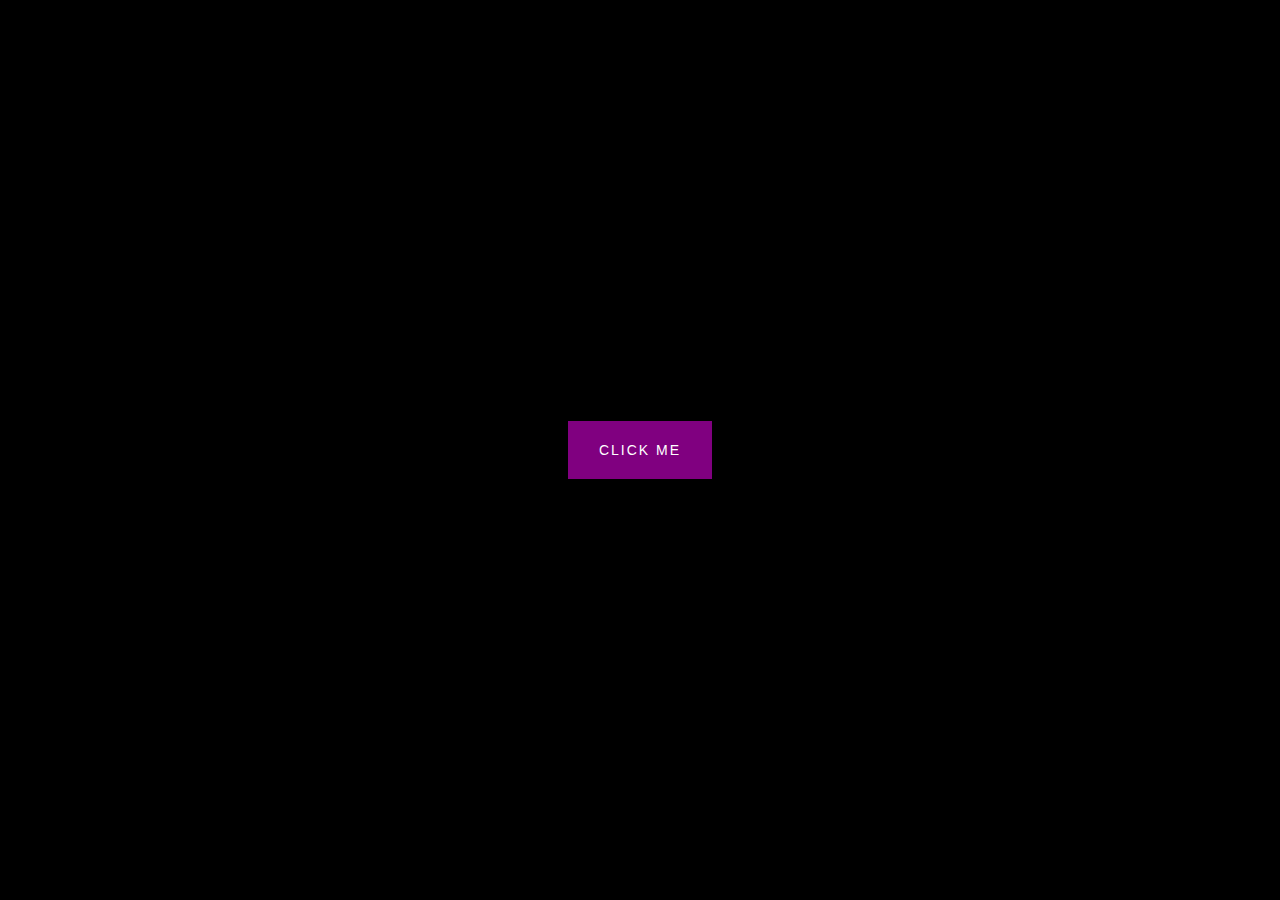
<file: ButtonRippleEffect/index.html>
<!DOCTYPE html>
<html lang="en">
<head>
    <meta charset="UTF-8">
    <link rel="stylesheet" href="style.css">
    <title>Button Ripple Effect</title>
</head>
<body>
    <button class="ripple">Click me <span class="circle" style="top: 27px; left: 82px"></span></button>
    <script src="script.js"></script>
</body>
</html>
</file>
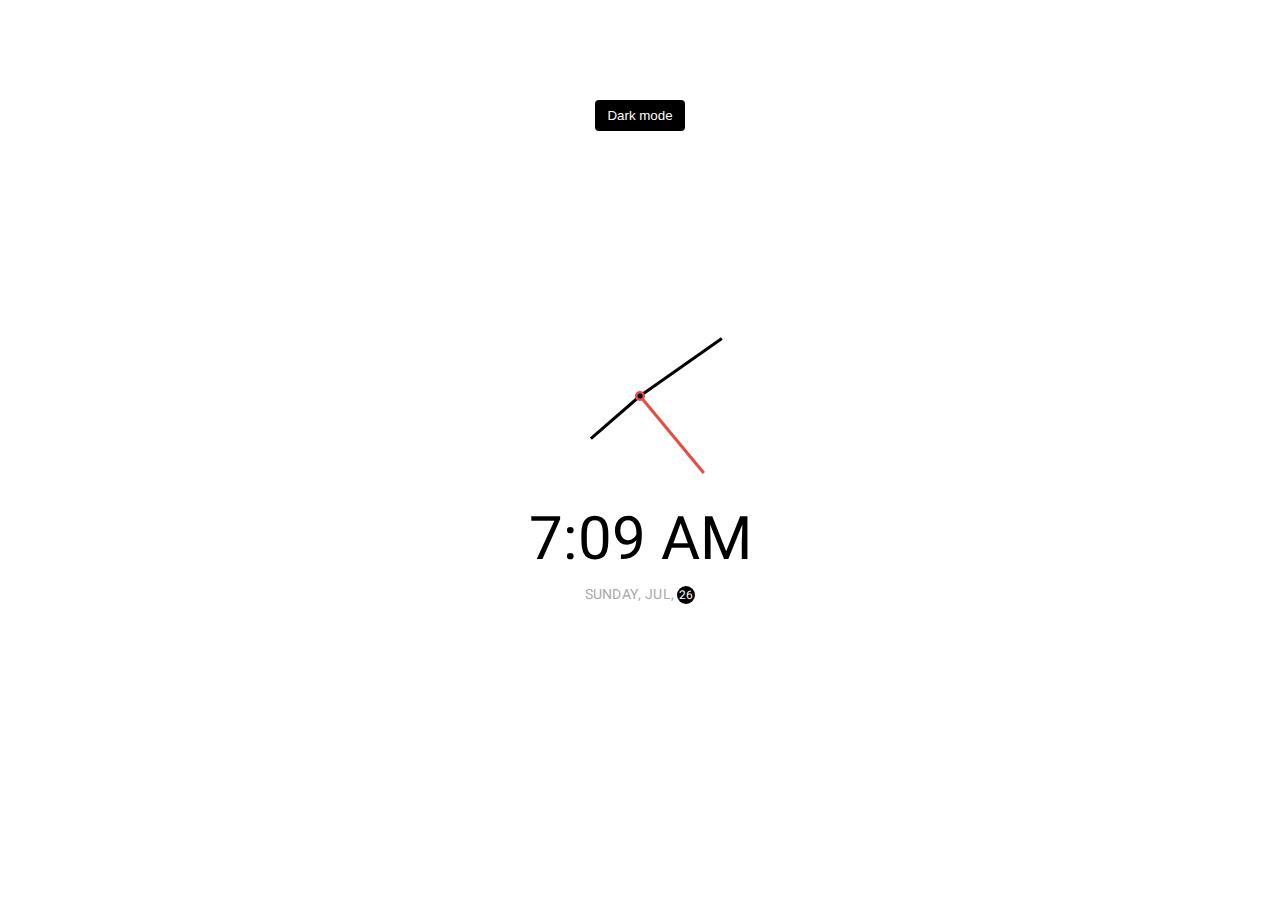
<file: Clock&NightLightTheme/index.html>
<!DOCTYPE html>
<html lang="en">
<head>
    <meta charset="UTF-8">
    <link rel="stylesheet" href="style.css">
    <title>Clock</title>
</head>
<body>
    <button class="toggle">Dark mode</button>
    <div class="clock-container">
        <div class="clock">
            <div class="needle hour"></div>
            <div class="needle minute"></div>
            <div class="needle second"></div>
            <div class="center-point"></div>
        </div>
        <div class="time"></div>
        <div class="date"></div>
    </div>
    <script src="script.js"></script>
</body>
</html>
</file>
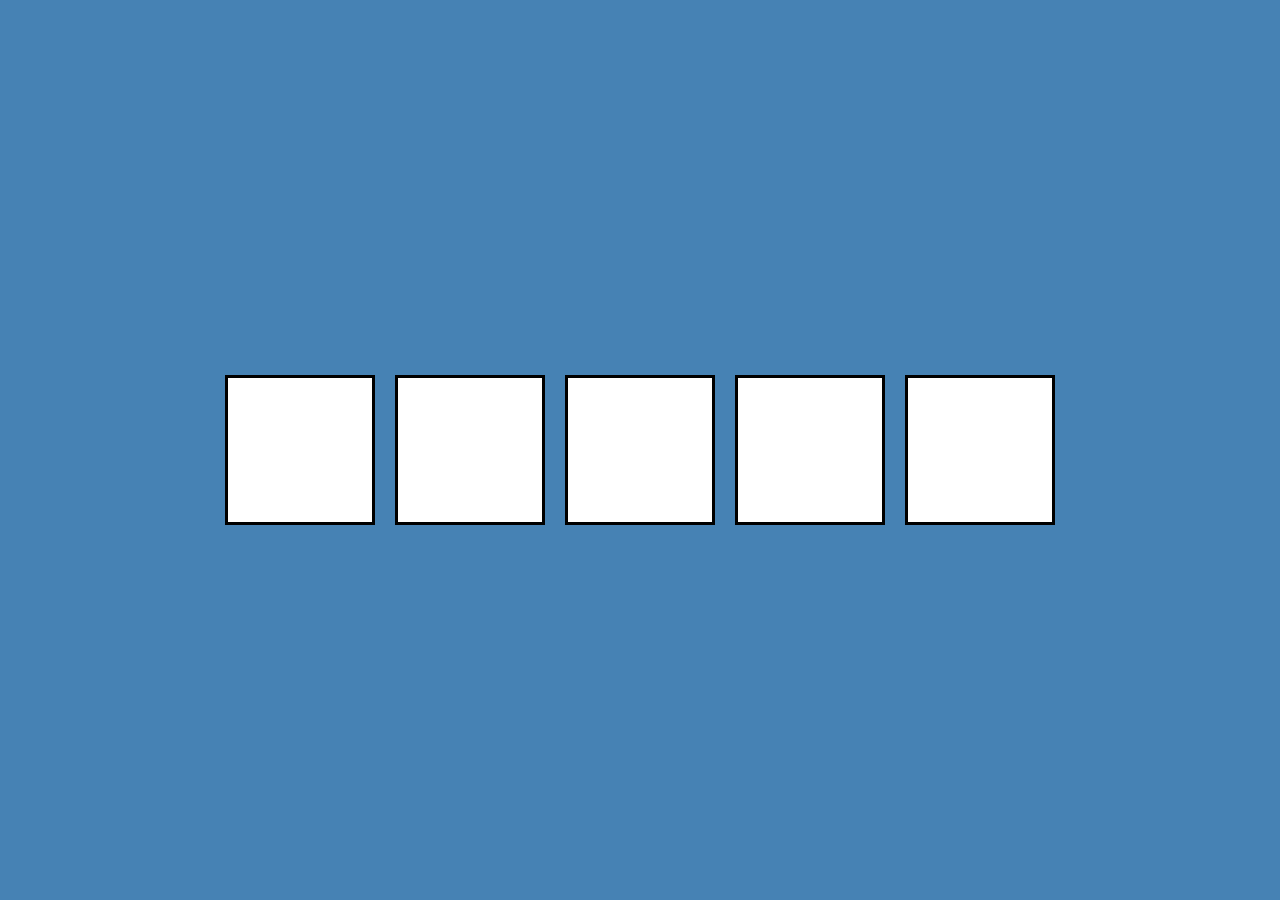
<file: DragNDrop/index.html>
<!DOCTYPE html>
<html lang="en">
<head>
    <meta charset="UTF-8">
    <link rel="stylesheet" href="style.css">
    <title>Drag`n`Drop</title>
</head>
<body>
    <div class="empty">
        <div class="fill" draggable="true"></div>
    </div>
    <div class="empty"></div>
    <div class="empty"></div>
    <div class="empty"></div>
    <div class="empty"></div>

    <script src="script.js"></script>
</body>
</html>
</file>
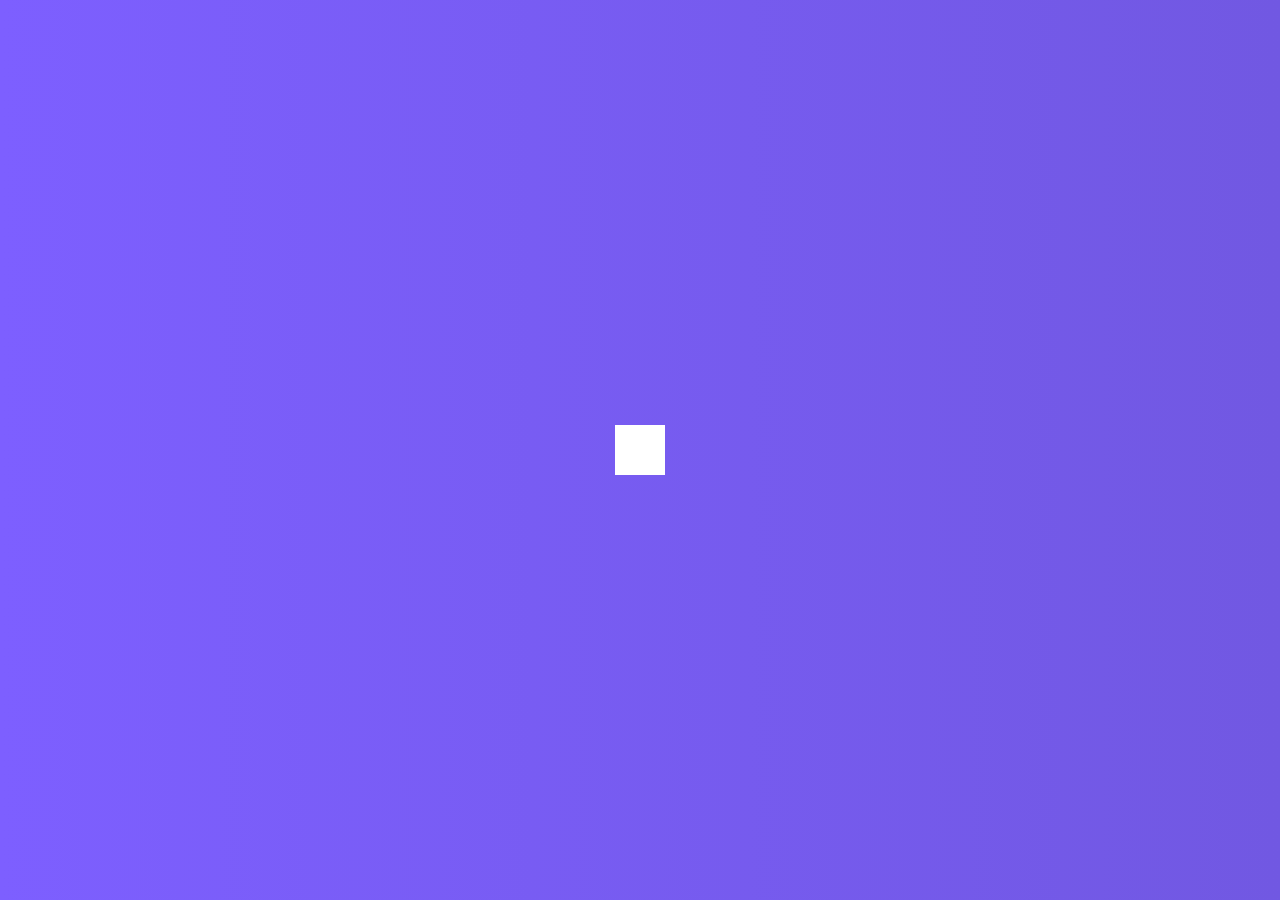
<file: HiddenSearchBox/index.html>
<!DOCTYPE html>
<html lang="en">
<head>
    <meta charset="UTF-8">
    <link rel="stylesheet" href="https://cdnjs.cloudflare.com/ajax/libs/font-awesome/5.14.0/css/all.min.css" integrity="sha512-1PKOgIY59xJ8Co8+NE6FZ+LOAZKjy+KY8iq0G4B3CyeY6wYHN3yt9PW0XpSriVlkMXe40PTKnXrLnZ9+fkDaog==" crossorigin="anonymous" />
    <link rel="stylesheet" href="style.css">
    <title>HiddenSearchBox</title>
</head>
<body>

    <div class="search">
        <label>
            <input type="text" class="input" placeholder="Search...">
        </label>
        <button class="btn">
            <i class="fas fa-search"></i>
        </button>
    </div>
    <script src="script.js"></script>
</body>
</html>
</file>
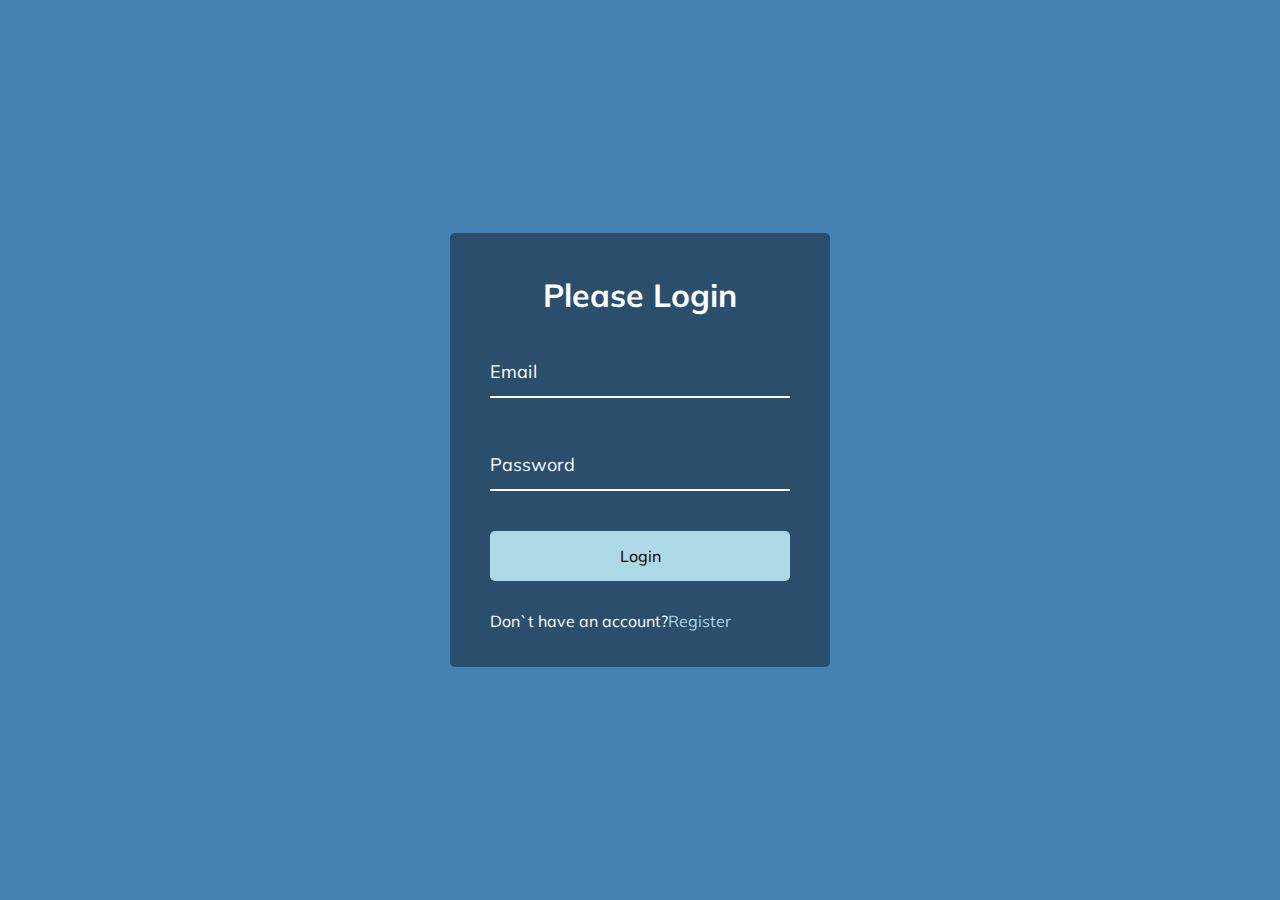
<file: LoginForm/index.html>
<!DOCTYPE html>
<html lang="en">
<head>
    <meta charset="UTF-8">
    <link rel="stylesheet" href="style.css">
    <title>Login Form</title>
</head>
<body>
    <div class="container">
        <h1>Please Login</h1>
        <form>
            <div class="form-control">
                <input type="text" required>
                <label>Email</label>
            </div>
            <div class="form-control">
                <input type="password" required>
                <label>Password</label>
            </div>
            <button class="btn">Login</button>
            <p class="text">Don`t have an account?<a href="#">Register</a></p>
        </form>
    </div>

    <script src="script.js"></script>
</body>
</html>
</file>
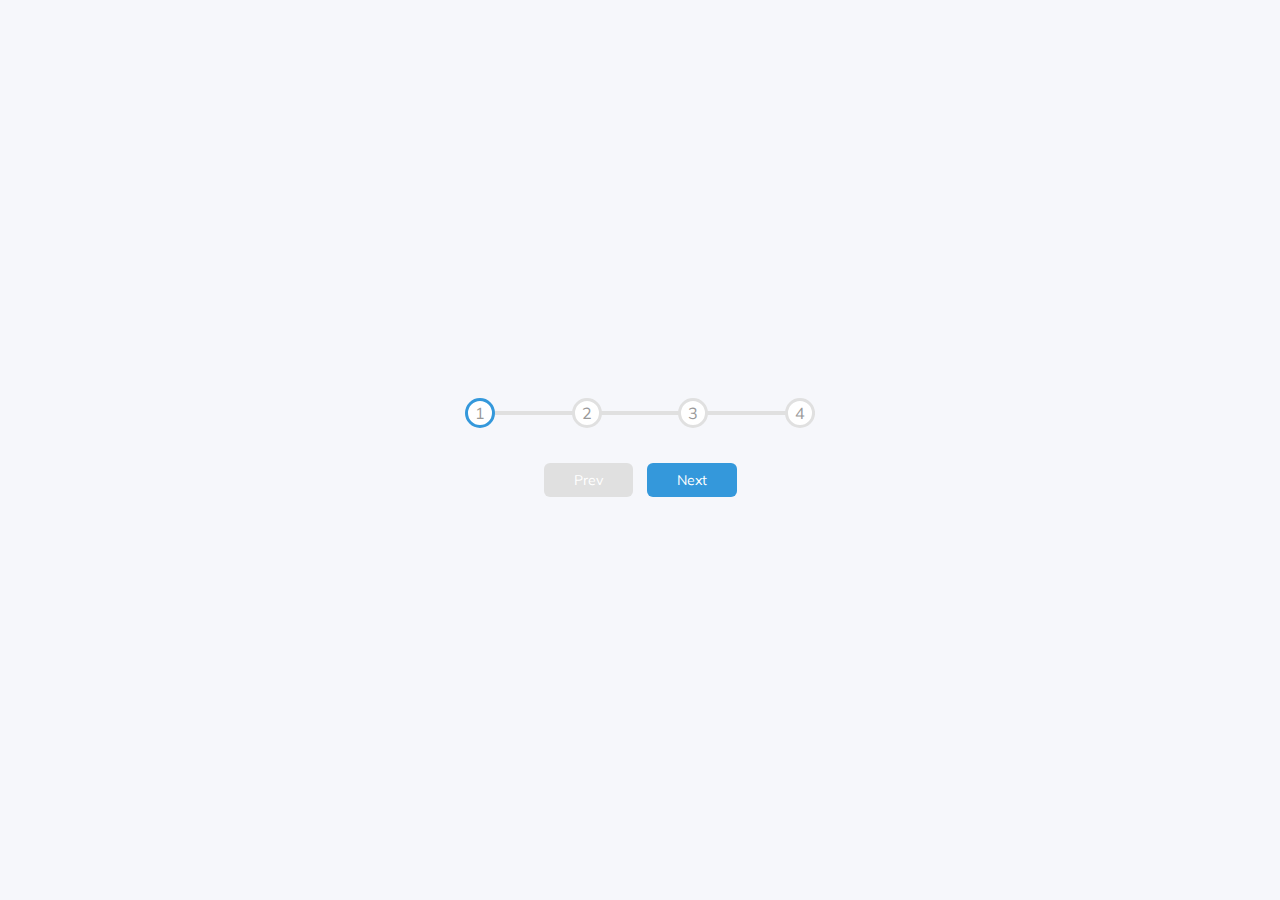
<file: ProgressBar/index.html>
<!DOCTYPE html>
<html lang="en">
<head>
    <meta charset="UTF-8">
    <link rel="stylesheet" href="style.css">
    <title>Progress Bar</title>
</head>
<body>
    <div class="container">
        <div class="progress-container">
            <div class="progress" id="progress"></div>
            <div class="circle active">1</div>
            <div class="circle">2</div>
            <div class="circle">3</div>
            <div class="circle">4</div>
        </div>
        <button class="btn" id="prev" disabled>Prev</button>
        <button class="btn" id="next">Next</button>
    </div>

    <script src="script.js"></script>
</body>
</html>
</file>
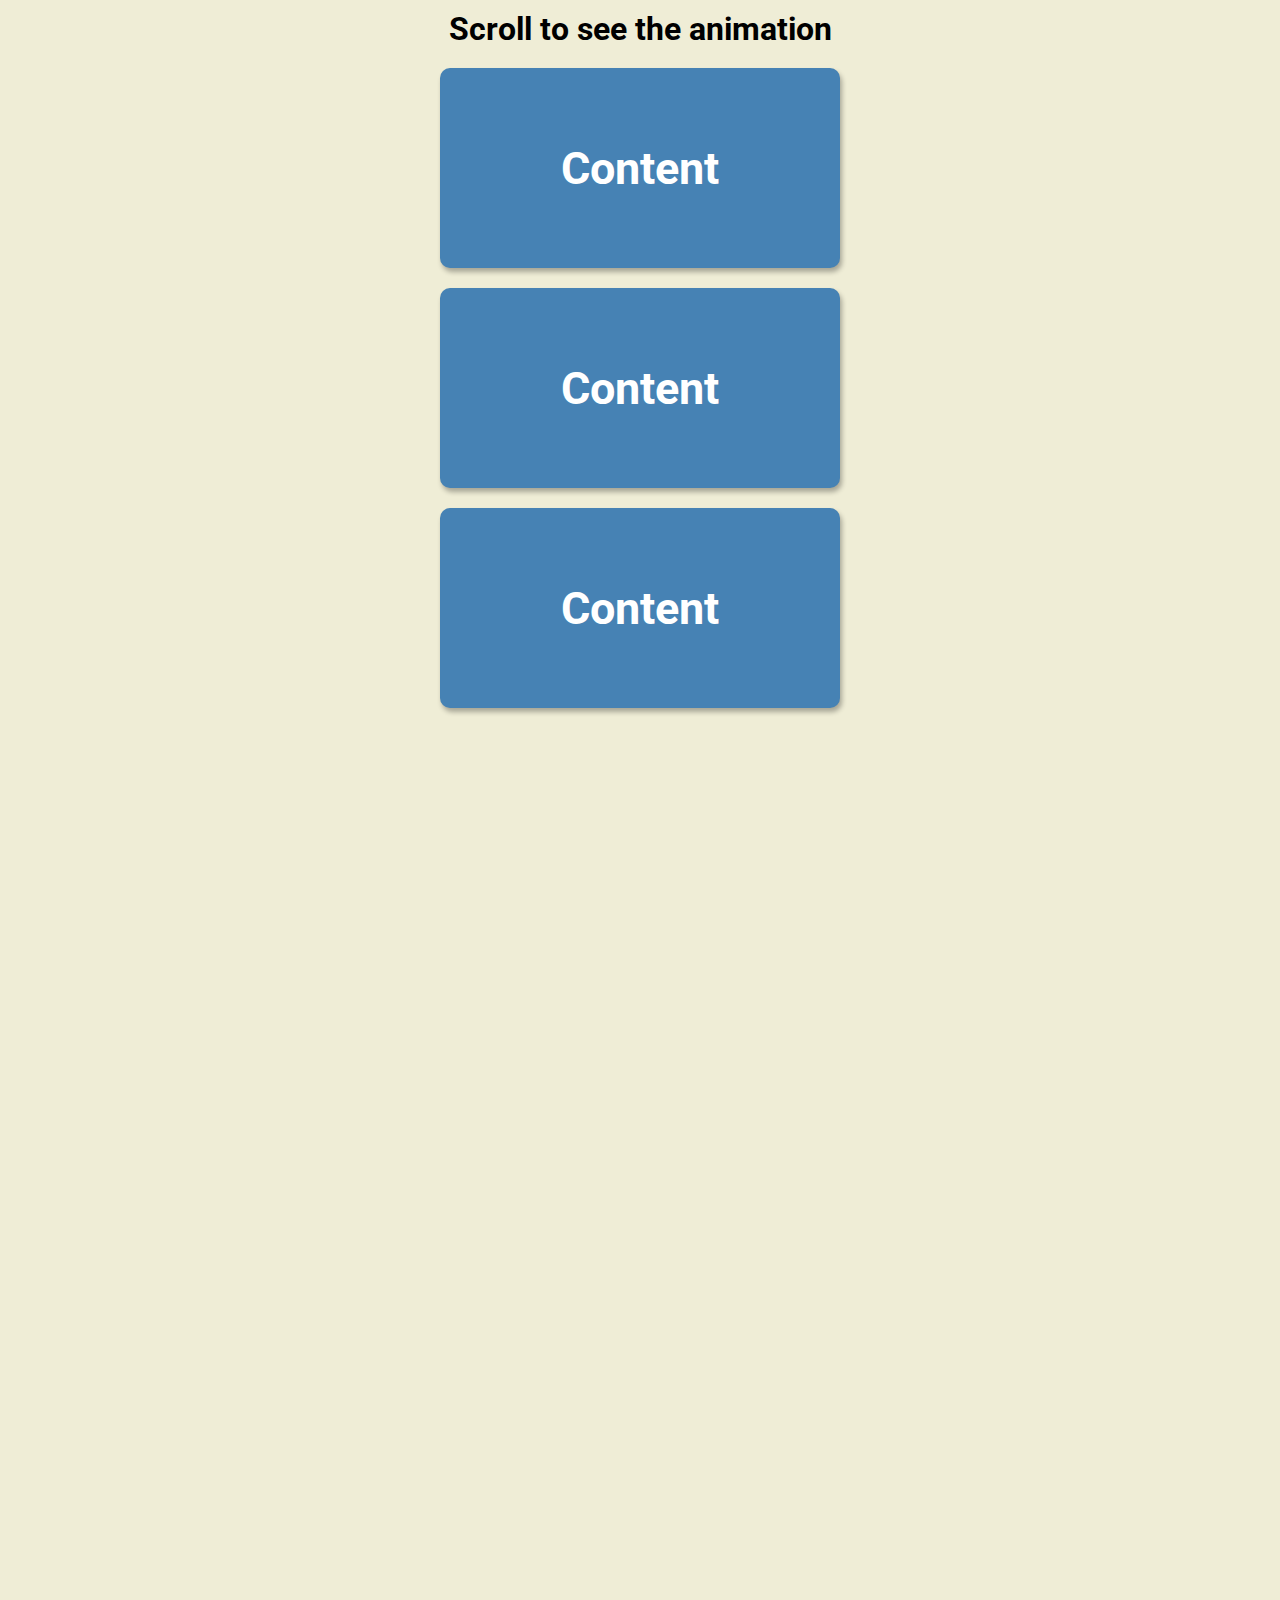
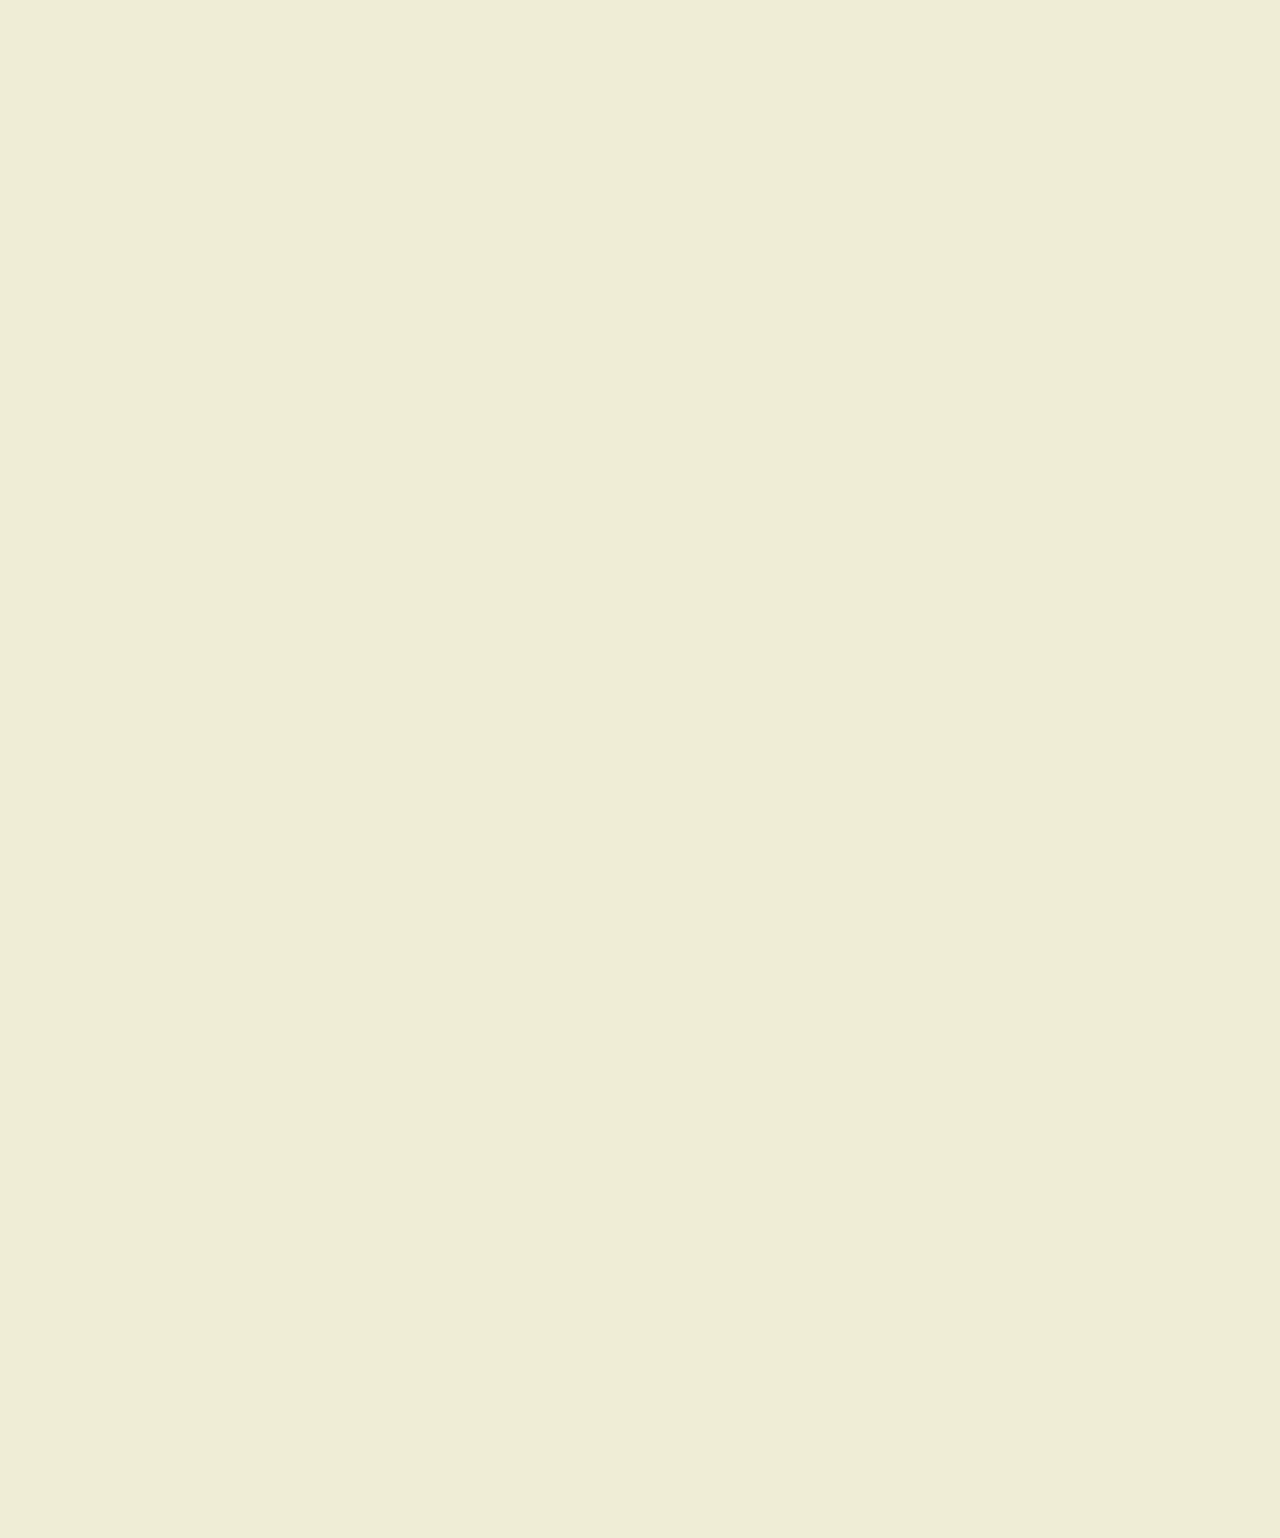
<file: ScrollModuleAnimation/index.html>
<!DOCTYPE html>
<html lang="en">
<head>
    <meta charset="UTF-8">
    <link rel="stylesheet" href="style.css">
    <title>Scroll Animation</title>
</head>
<body>
    <h1>Scroll to see the animation</h1>
    <div class="box"><h2>Content</h2></div>
    <div class="box"><h2>Content</h2></div>
    <div class="box"><h2>Content</h2></div>
    <div class="box"><h2>Content</h2></div>
    <div class="box"><h2>Content</h2></div>
    <div class="box"><h2>Content</h2></div>
    <div class="box"><h2>Content</h2></div>
    <div class="box"><h2>Content</h2></div>
    <div class="box"><h2>Content</h2></div>
    <div class="box"><h2>Content</h2></div>
    <div class="box"><h2>Content</h2></div>
    <div class="box"><h2>Content</h2></div>
    <div class="box"><h2>Content</h2></div>
    <div class="box"><h2>Content</h2></div>

    <script src="script.js"></script>
</body>
</html>
</file>
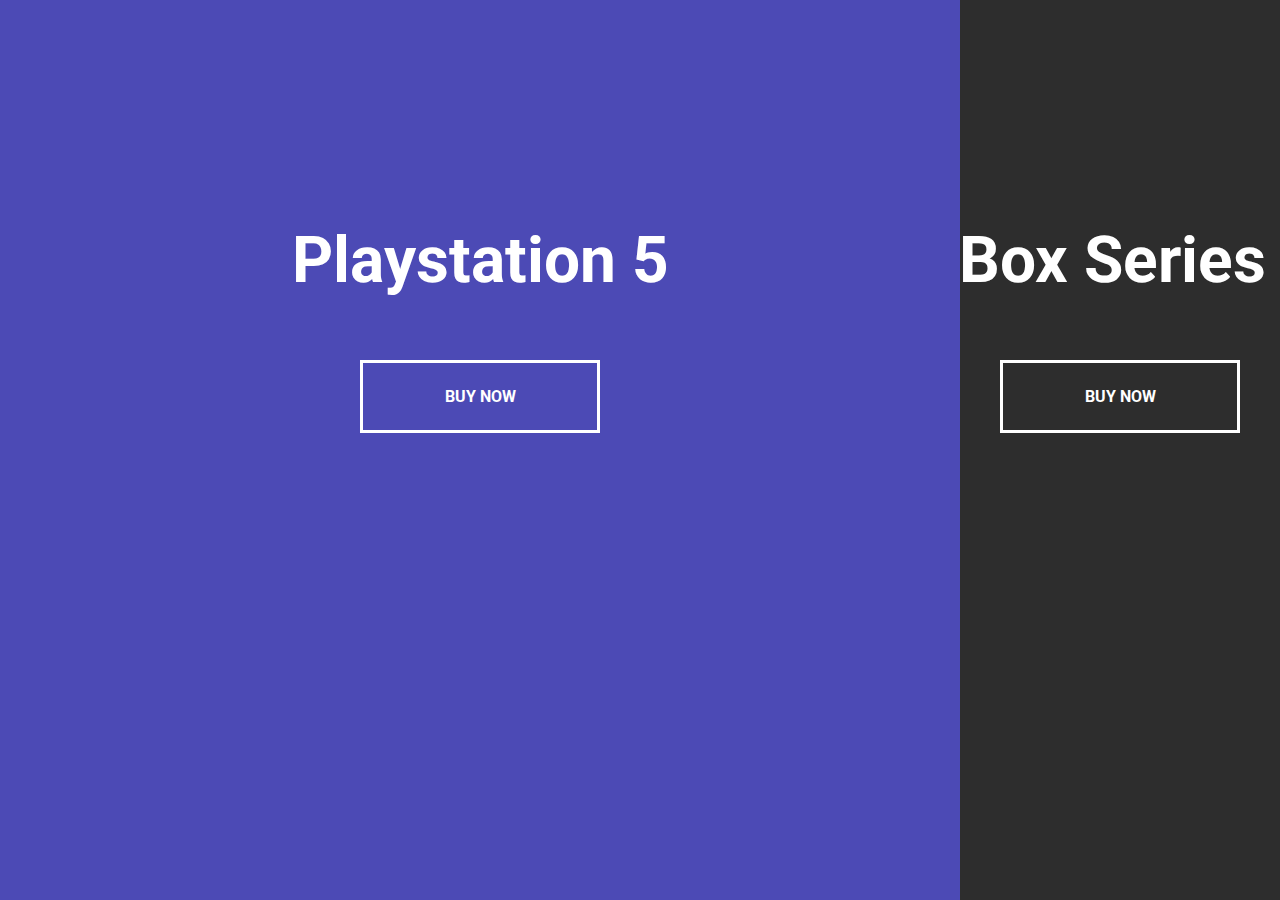
<file: SplitLandingPage/index.html>
<!DOCTYPE html>
<html lang="en">
<head>
    <meta charset="UTF-8">
    <link rel="stylesheet" href="style.css">
    <title>Split Landing Page</title>
</head>
<body>
    <div class="container">
        <div class="split left">
            <h1>Playstation 5</h1>
            <a href="#" class="btn">Buy now</a>
        </div>
        <div class="split right">
            <h1>XBox Series X</h1>
            <a href="#" class="btn">Buy now</a>
        </div>
    </div>

    <script src="script.js"></script>
</body>
</html>
</file>
<file: ButtonRippleEffect/style.css>
@import url('https://fonts.googleapis.com/css2?family=Roboto:wght@400;700&display=swap');

* {
    box-sizing: border-box;
}

body {
    background-color: #000;
    font-family: 'Roboto', sans-serif;
    display: flex;
    flex-direction: column;
    align-items: center;
    justify-content: center;
    height: 100vh;
    overflow: hidden;
    margin: 0;
}

button {
    background-color: purple;
    color: #fff;
    border: 1px purple solid;
    font-size: 14px;
    text-transform: uppercase;
    letter-spacing: 2px;
    padding: 20px 30px;
    overflow: hidden;
    margin: 10px 0;
    position: relative;
}

button:focus {
    outline: none;
}

button .circle {
    position: absolute;
    background-color: #fff;
    width: 100px;
    height: 100px;
    border-radius: 50%;
    transform: translate(-50%, -50%) scale(0);
    animation: scale 0.5s ease-out;
}

@keyframes scale {
    to {
        transform: translate(-50%, -50%) scale(3);
        opacity: 0;
    }
}
</file>
<file: Clock&NightLightTheme/style.css>
@import url('https://fonts.googleapis.com/css?family=Heebo:300&display=swap');

* {
    box-sizing: border-box;
}

:root {
    --primary-color: #000;
    --secondary-color: #fff;
}

html {
    transition: all 0.5s ease-in;
}

html.dark {
    --primary-color: #fff;
    --secondary-color: #333;
}

html.dark {
    background-color: #111;
    color: var(--primary-color);
}

body {
    font-family: 'Heebo', sans-serif;
    display: flex;
    align-items: center;
    justify-content: center;
    height: 100vh;
    overflow: hidden;
    margin: 0;
}

.toggle {
    background-color: var(--primary-color);
    color: var(--secondary-color);
    border: 0;
    border-radius: 4px;
    padding: 8px 12px;
    position: absolute;
    top: 100px;
    cursor: pointer;
}

.toggle:focus {
    outline: none;
}

.clock-container {
    display: flex;
    flex-direction: column;
    justify-content: space-between;
    align-items: center;
}

.clock {
    position: relative;
    width: 200px;
    height: 200px;
}

.needle {
    background-color: var(--primary-color);
    position: absolute;
    top: 50%;
    left: 50%;
    height: 65px;
    width: 3px;
    transform-origin: bottom center;
    transition: all 0.5s ease-in;
}

.needle.hour {
    transform: translate(-50%, -100%) rotate(0deg);
}

.needle.minute {
    transform: translate(-50%, -100%) rotate(0deg);
    height: 100px;
}

.needle.second {
    transform: translate(-50%, -100%) rotate(0deg);
    height: 100px;
    background-color: #e74c3c;
}

.center-point {
    background-color: #e74c3c;
    width: 10px;
    height: 10px;
    position: absolute;
    top: 50%;
    left: 50%;
    transform: translate(-50%, -50%);
    border-radius: 50%;
}

.center-point::after {
    content: '';
    background-color: var(--primary-color);
    width: 5px;
    height: 5px;
    position: absolute;
    top: 50%;
    left: 50%;
    transform: translate(-50%, -50%);
    border-radius: 50%;
}

.time {
    font-size: 60px;
}

.date {
    color: #aaa;
    font-size: 14px;
    letter-spacing: 0.3px;
    text-transform: uppercase;
}

.date .circle {
    background-color: var(--primary-color);
    color: var(--secondary-color);
    border-radius: 50%;
    height: 18px;
    width: 18px;
    display: inline-flex;
    align-items: center;
    justify-content: center;
    line-height: 18px;
    transition: all 0.5s ease-in;
    font-size: 12px;
}
</file>
<file: DragNDrop/style.css>
* {
    box-sizing: border-box;
}

body {
    background-color: steelblue;
    display: flex;
    align-items: center;
    justify-content: center;
    height: 100vh;
    overflow: hidden;
    margin: 0;
}

.empty {
    height: 150px;
    width: 150px;
    margin: 10px;
    border: solid 3px black;
    background: white;
}

.fill {
    background-image: url("https://source.unsplash.com/random/150x150");
    height: 145px;
    width: 145px;
    cursor: pointer;
}

.hold {
    border: solid 5px #ccc;
}

.hovered {
    background-color: #333;
    border-color: white;
    border-style: dashed;
}

@media (max-width: 800px) {
    body {
        flex-direction: column;
    }
}
</file>
<file: HiddenSearchBox/style.css>
@import url('https://fonts.googleapis.com/css2?family=Roboto:wght@400;700&display=swap');

* {
    box-sizing: border-box;
}

body {
    background-image: linear-gradient(90deg, #7d5fff, #7158e2);
    font-family: 'Roboto', sans-serif;
    display: flex;
    align-items: center;
    justify-content: center;
    height: 100vh;
    overflow: hidden;
    margin: 0;
}

.search {
    position: relative;
    height: 50px;
}

.search .input {
    background-color: #fff;
    border: 0;
    font-size: 18px;
    padding: 15px;
    height: 50px;
    width: 50px;
    transition: width 0.3s ease;
}

.btn {
    background-color: #fff;
    border: 0;
    cursor: pointer;
    font-size: 24px;
    position: absolute;
    top: 0;
    left: 0;
    height: 50px;
    width: 50px;
    transition: transform 0.3s ease;
}

.btn:focus, .input:focus {
    outline: none;
}

.search.active .input {
    width: 200px;
}

.search.active .btn {
    transform: translateX(198px);
}
</file>
<file: LoginForm/style.css>
@import url('https://fonts.googleapis.com/css2?family=Muli&display=swap');

* {
    box-sizing: border-box;
}

body {
    background-color: steelblue;
    color: #fff;
    font-family: 'Muli', sans-serif;
    display: flex;
    flex-direction: column;
    align-items: center;
    justify-content: center;
    height: 100vh;
    overflow: hidden;
    margin: 0;
}

.container {
    background-color: rgba(0, 0, 0, 0.4);
    padding: 20px 40px;
    border-radius: 5px;
}

.container h1 {
    text-align: center;
    margin-bottom: 30px;
}

.container a {
    text-decoration: none;
    color: lightblue;
}

.btn {
    cursor: pointer;
    display: inline-block;
    width: 100%;
    background: lightblue;
    padding: 15px;
    font-family: inherit;
    font-size: 16px;
    border: 0;
    border-radius: 5px;
}

.btn:focus {
    outline: 0;
}

.btn:active {
    transform: scale(0.98);
}

.text {
    margin-top: 30px;
}

.form-control {
    position: relative;
    margin: 20px 0 40px;
    width: 300px;
}

.form-control input {
    background-color: transparent;
    border: 0;
    border-bottom: 2px #fff solid;
    display: block;
    width: 100%;
    padding: 15px 0;
    font-size: 18px;
    color: #fff;
}

.form-control input:focus,
.form-control input:valid {
    outline: 0;
    border-bottom-color: lightblue;
}

.form-control label {
    position: absolute;
    top: 15px;
    left: 0;
    pointer-events: none;
}

.form-control label span {
    display: inline-block;
    font-size: 18px;
    min-width: 5px;
    transition: 0.3s cubic-bezier(0.68, -0.55, 0.265, 1.55);
}

.form-control input:focus + label span,
.form-control input:valid + label span {
    color: lightblue;
    transform: translateY(-30px);
}
</file>
<file: ProgressBar/style.css>
@import url('https://fonts.googleapis.com/css2?family=Muli&display=swap');

:root {
    --line-border-fill: #3498db;
    --line-border-empty: #e0e0e0;
}

* {
    box-sizing: border-box;
}

body {
    background-color: #f6f7fb;
    font-family: 'Muli', sans-serif;
    display: flex;
    align-items: center;
    justify-content: center;
    height: 100vh;
    overflow: hidden;
    margin: 0;
}

.container {
    text-align: center;
}

.progress-container {
    display: flex;
    justify-content: space-between;
    position: relative;
    margin-bottom: 30px;
    max-width: 100%;
    width: 350px;
}
.progress-container::before {
    content: '';
    background-color: var(--line-border-empty);
    position: absolute;
    top: 50%;
    left: 0;
    transform: translateY(-50%);
    height: 4px;
    width: 100%;
    z-index: -1;
}

.progress {
    background-color: var(--line-border-fill);
    position: absolute;
    top: 50%;
    left: 0;
    transform: translateY(-50%);
    height: 4px;
    width: 0%;
    z-index: -1;
    transition: 0.4s ease;
}

.circle {
    background-color: #fff;
    color: #999;
    border-radius: 50%;
    height: 30px;
    width: 30px;
    display: flex;
    align-items: center;
    justify-content: center;
    border: 3px solid var(--line-border-empty);
    transition: .4s ease;
}

.circle.active {
    border-color: var(--line-border-fill);
}

.btn {
    background-color: var(--line-border-fill);
    color: #fff;
    border: 0;
    border-radius: 6px;
    cursor: pointer;
    font-family: inherit;
    padding: 8px 30px;
    margin: 5px;
    font-size: 14px;
}

.btn:active {
    transform: scale(0.98);
}

.btn:focus {
    outline: 0;
}

.btn:disabled {
    background-color: var(--line-border-empty);
    cursor: not-allowed;
}
</file>
<file: ScrollModuleAnimation/style.css>
@import url('https://fonts.googleapis.com/css2?family=Roboto:wght@400;700&display=swap');

* {
    box-sizing: border-box;
}

body {
    background-color: #efedd6;
    font-family: 'Roboto', sans-serif;
    display: flex;
    flex-direction: column;
    align-items: center;
    justify-content: center;
    margin: 0;
    overflow-x: hidden;
}

h1 {
    margin: 10px;
}

.box {
    background-color: steelblue;
    color: #fff;
    display: flex;
    align-items: center;
    justify-content: center;
    width: 400px;
    height: 200px;
    margin: 10px;
    border-radius: 10px;
    box-shadow: 2px 4px 5px rgba(0, 0, 0, 0.3);
    transform: translateX(400%);
    transition: transform 0.4s ease;
}

.box:nth-of-type(even) {
    transform: translateX(-400%);
}

.box.show {
    transform: translateX(0);
}

.box h2 {
    font-size: 45px;
}
</file>
<file: SplitLandingPage/style.css>
@import url('https://fonts.googleapis.com/css2?family=Roboto:wght@400;700&display=swap');

:root {
    --left-bg-color: rgba(87, 84, 236, 0.7);
    --right-bg-color: rgba(43, 43, 43, 0.7);
    --left-btn-hover-color: rgba(87, 84, 236, 1);
    --right-btn-hover-color: rgba(28, 122, 28, 1);
    --hover-width: 75%;
    --other-width: 25%;
    --speed: 1000ms
}

* {
    box-sizing: border-box;
}

body {
    font-family: 'Roboto', sans-serif;
    height: 100vh;
    overflow: hidden;
    margin: 0;
}

h1 {
    font-size: 4rem;
    color: #fff;
    position: absolute;
    left: 50%;
    top: 20%;
    transform: translateX(-50%);
    white-space: nowrap;
}

.btn {
    position: absolute;
    display: flex;
    align-items: center;
    justify-content: center;
    left: 50%;
    top: 40%;
    transform: translateX(-50%);
    text-decoration: none;
    color: #fff;
    border: #fff solid 0.2rem;
    font-size: 1rem;
    font-weight: bold;
    text-transform: uppercase;
    width: 15rem;
    padding: 1.5rem;
}

.split.left .btn:hover {
    background-color: var(--left-btn-hover-color);
    border-color: var(--left-btn-hover-color);
}

.split.right .btn:hover {
    background-color: var(--right-btn-hover-color);
    border-color: var(--right-btn-hover-color);
}

.container {
    position: relative;
    width: 100%;
    height: 100%;
    background: #333;
}

.split {
    position: absolute;
    width: 50%;
    height: 100%;
    overflow: hidden;
}

.split.left {
    left: 0;
    background: url("https://avatars.mds.yandex.net/get-zen_doc/3310860/pub_5f4f0019f17df45c929a5b95_5f4f04413bab762dc7b39246/scale_1200") no-repeat;
    background-size: cover;
}

.split.left::before {
    content: '';
    position: absolute;
    width: 100%;
    height: 100%;
    background-color: var(--left-bg-color);
}

.split.right {
    right: 0;
    background: url("https://games.mail.ru/hotbox/content_files/news/2020/03/06/2bba362cd4004e858cbde0b34a6503bf.jpg") no-repeat;
    background-size: cover;
}

.split.right,
.split.left,
.split.right::before,
.split.left::before {
    transition: all var(--speed) ease-in-out;
}

.split.right::before {
    content: '';
    position: absolute;
    width: 100%;
    height: 100%;
    background-color: var(--right-bg-color);
}

.hover-left .left {
    width: var(--hover-width);
}

.hover-left .right {
    width: var(--other-width);
}

.hover-right .right {
    width: var(--hover-width);
}

.hover-right .left {
    width: var(--other-width);
}

@media (max-width: 800px) {
    h1 {
        font-size: 2rem;
        top: 30%;
    }

    .btn {
        padding: 1.2rem;
        width: 12rem;
    }
}
</file>
